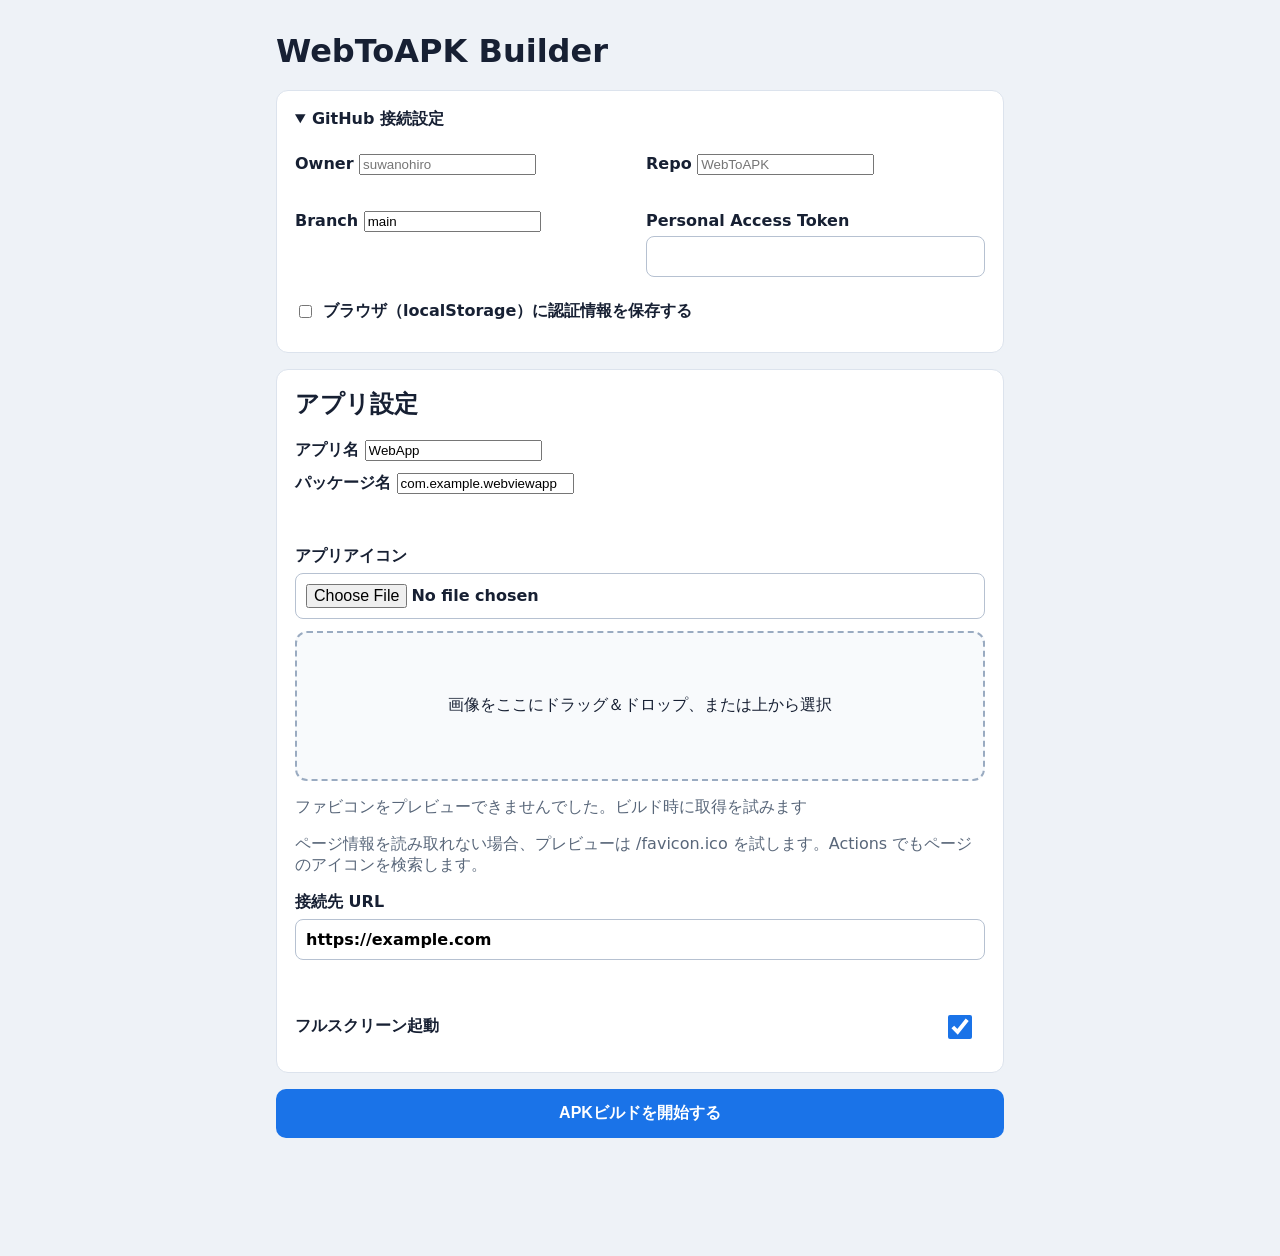
<file: index.html>
<!doctype html>
<html lang="ja">
<head>
  <meta charset="utf-8">
  <meta name="viewport" content="width=device-width, initial-scale=1">
  <meta http-equiv="refresh" content="0; url=./web-form/">
  <title>WebToAPK Builder</title>
</head>
<body>
  <p>WebToAPK Builder を開いています。自動で移動しない場合は <a href="./web-form/">こちら</a> を開いてください。</p>
  <script>window.location.replace(new URL("./web-form/", document.baseURI));</script>
</body>
</html>
</file>
<file: web-form/style.css>
:root {
  color-scheme: light;
  font-family: system-ui, -apple-system, "Segoe UI", sans-serif;
  color: #172033;
  background: #eef2f7;
}

* { box-sizing: border-box; }
body { margin: 0; }
.container { max-width: 760px; margin: 32px auto; padding: 0 16px 48px; }
h1 { margin-bottom: 20px; }
.card { background: white; border: 1px solid #dce3ed; border-radius: 12px; padding: 18px; margin-bottom: 16px; }
.card h2 { margin-top: 0; }
summary { cursor: pointer; font-weight: 700; margin-bottom: 12px; }
.grid { display: grid; grid-template-columns: repeat(2, minmax(0, 1fr)); gap: 12px; }
label { display: block; margin: 12px 0; font-weight: 600; }
input[type="text"], input[type="password"], input[type="file"] {
  width: 100%;
  margin-top: 6px;
  padding: 10px;
  border: 1px solid #b6c1d1;
  border-radius: 8px;
  background: white;
  font: inherit;
}
.check { display: flex; align-items: center; gap: 8px; }
.switch-row { justify-content: space-between; }
.switch-row input { width: 44px; height: 24px; accent-color: #1a73e8; }
.drop-zone { min-height: 150px; display: grid; place-items: center; border: 2px dashed #9aabc1; border-radius: 12px; background: #f8fafc; }
.drop-zone.dragover { border-color: #1a73e8; background: #edf4ff; }
#iconPreview { width: 128px; height: 128px; object-fit: cover; border-radius: 22px; box-shadow: 0 4px 14px #0002; }
.hint { color: #59677a; }
.error { min-height: 20px; color: #b42318; }
#submitButton { width: 100%; border: 0; border-radius: 10px; padding: 14px; background: #1a73e8; color: white; font-weight: 700; font-size: 16px; cursor: pointer; }
#submitButton:disabled { opacity: 0.55; cursor: wait; }
.install-button { margin: 0 0 16px; border: 1px solid #1a73e8; border-radius: 8px; padding: 10px 14px; background: white; color: #1a73e8; font: inherit; font-weight: 700; cursor: pointer; }
.status { margin-top: 14px; padding: 12px; border-radius: 8px; }
.status.success { background: #eaf8ef; color: #146c43; }
.status.error { background: #fff0f0; color: #b42318; }
@media (max-width: 600px) { .grid { grid-template-columns: 1fr; } .container { margin-top: 16px; } }
</file>
